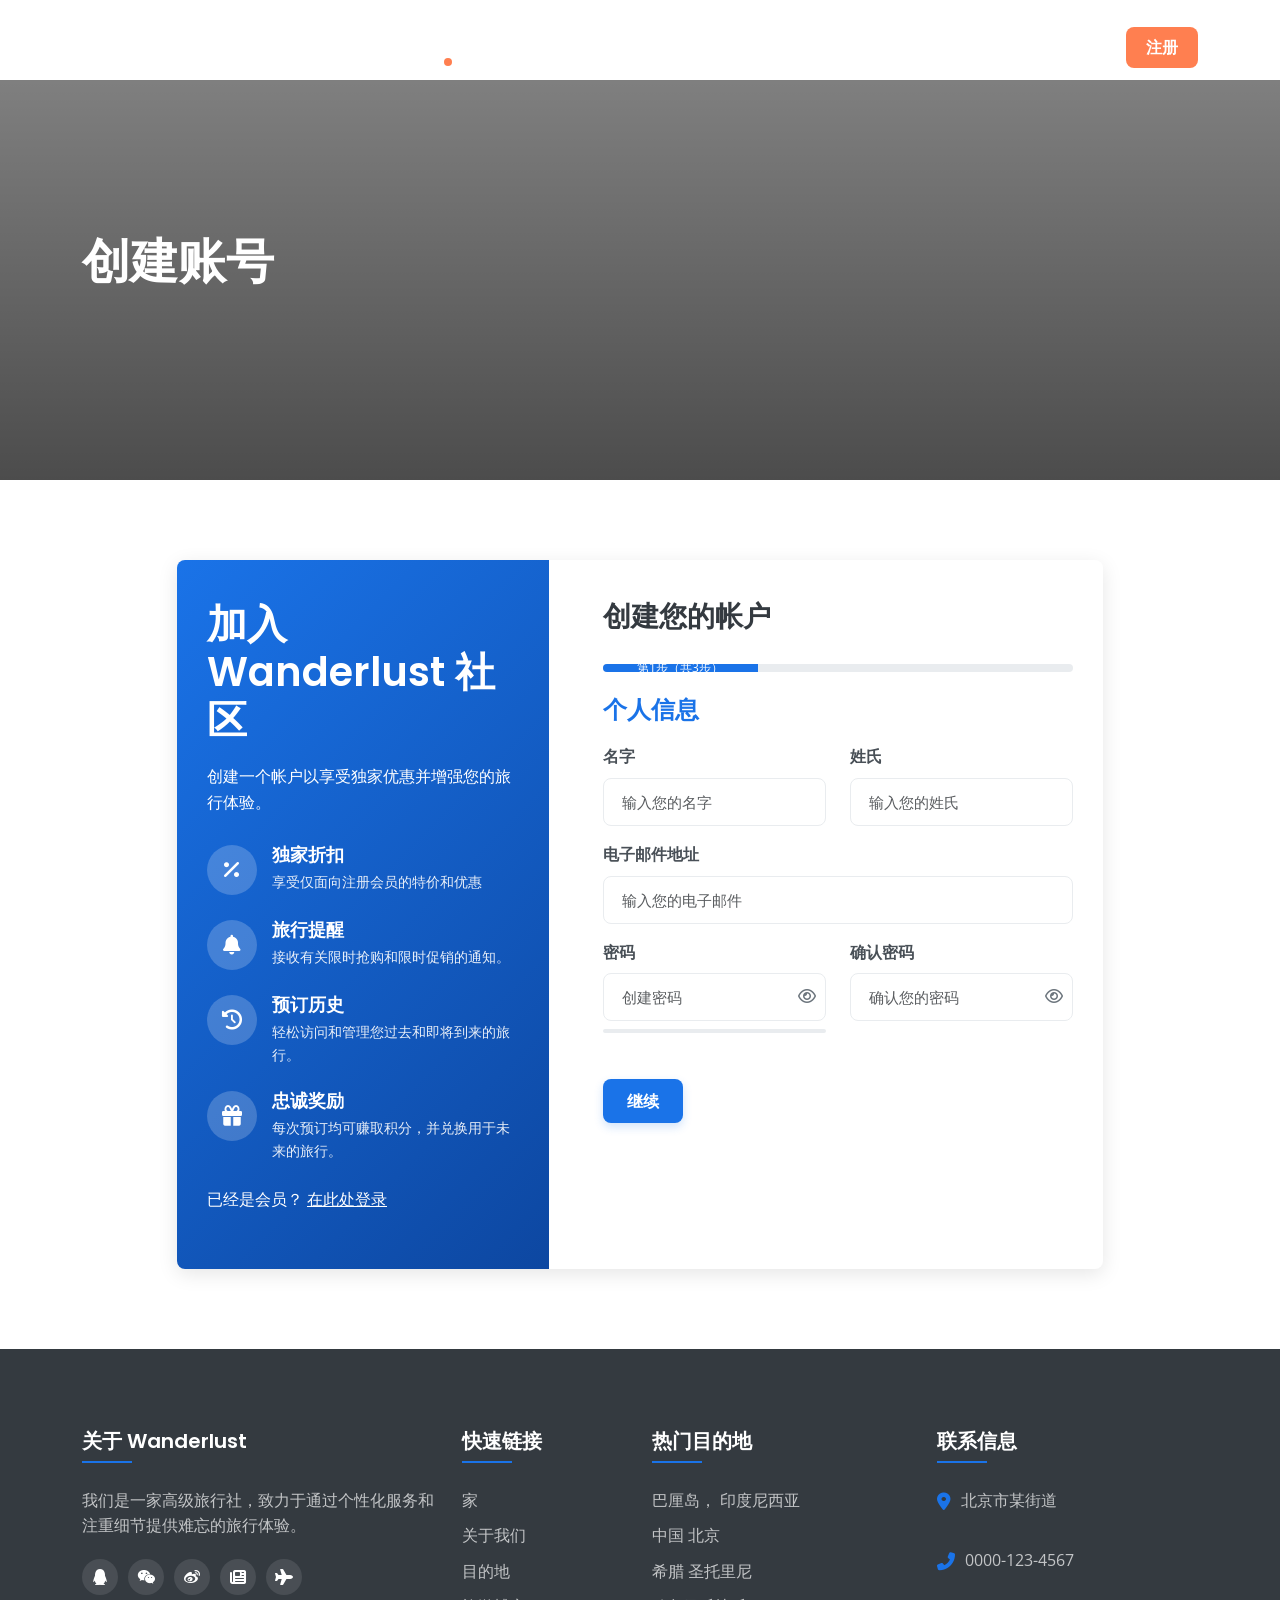
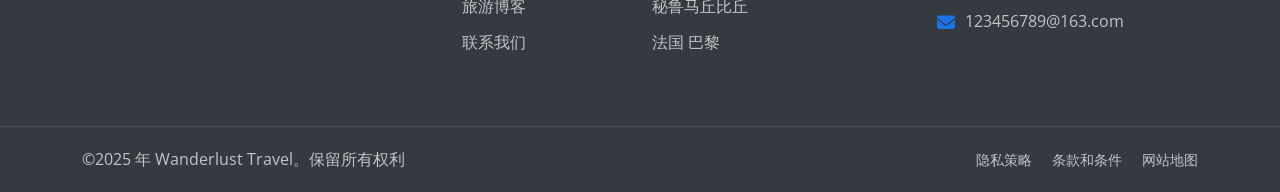
<file: register.html>
<!DOCTYPE html>
<html lang="en">
<head>
  <meta charset="UTF-8">
  <meta name="viewport" content="width=device-width, initial-scale=1.0">
  <title>注册</title>
  <link rel="stylesheet" href="https://cdn.jsdelivr.net/npm/bootstrap@5.3.2/dist/css/bootstrap.min.css">
  <link rel="stylesheet" href="https://cdnjs.cloudflare.com/ajax/libs/font-awesome/6.5.1/css/all.min.css">
  <link href="https://fonts.googleapis.com/css2?family=Open+Sans:wght@400;600&family=Poppins:wght@500;600;700&display=swap" rel="stylesheet">
  <link rel="stylesheet" href="css/styles.css">
  <link rel="stylesheet" href="css/components.css">
</head>
<body>
  <!-- Header -->
  <header id="header" class="header-transparent fixed-top">
    <nav class="navbar navbar-expand-lg navbar-dark">
      <div class="container">
        <a class="navbar-brand" href="index.html">
          <span class="logo-text">Wanderlust Travel旅行社</span>
        </a>
        <button class="navbar-toggler" type="button" data-bs-toggle="collapse" data-bs-target="#navbarNav" aria-controls="navbarNav" aria-expanded="false" aria-label="Toggle navigation">
          <span class="navbar-toggler-icon"></span>
        </button>
        <div class="collapse navbar-collapse" id="navbarNav">
          <ul class="navbar-nav ms-auto">
            <li class="nav-item">
              <a class="nav-link" href="index.html">主页</a>
            </li>
            <li class="nav-item">
              <a class="nav-link" href="about.html">关于我们</a>
            </li>
            <li class="nav-item">
              <a class="nav-link" href="news.html">新闻</a>
            </li>
            <li class="nav-item">
              <a class="nav-link current" href="cases.html">成功案例</a>
            </li>
            <li class="nav-item">
              <a class="nav-link" href="contact.html">联系</a>
            </li>
            <li class="nav-item">
              <a class="nav-link btn-register" href="register.html">注册</a>
            </li>
          </ul>
        </div>
      </div>
    </nav>
  </header>

  <!-- Page Header -->
  <section class="page-header" style="background-image: url('https://images.pexels.com/photos/1051073/pexels-photo-1051073.jpeg?auto=compress&cs=tinysrgb&w=1260&h=750')">
    <div class="overlay"></div>
    <div class="container">
      <div class="row">
        <div class="col-md-12">
          <h1>创建账号</h1>
          <nav aria-label="breadcrumb">
            <ol class="breadcrumb">
              <li class="breadcrumb-item"><a href="index.html">主页</a></li>
              <li class="breadcrumb-item active" aria-current="page">注册</li>
            </ol>
          </nav>
        </div>
      </div>
    </div>
  </section>

  <!-- Registration Section -->
  <section id="registration" class="section-padding">
    <div class="container">
      <div class="row justify-content-center">
        <div class="col-lg-10">
          <div class="registration-container">
            <div class="row">
              <div class="col-md-5">
                <div class="registration-info">
                  <h2>加入 Wanderlust 社区</h2>
                  <p>创建一个帐户以享受独家优惠并增强您的旅行体验。</p>
                  <div class="benefits-list">
                    <div class="benefit-item">
                      <div class="benefit-icon">
                        <i class="fas fa-percentage"></i>
                      </div>
                      <div class="benefit-content">
                        <h4>独家折扣</h4>
                        <p>享受仅面向注册会员的特价和优惠</p>
                      </div>
                    </div>
                    <div class="benefit-item">
                      <div class="benefit-icon">
                        <i class="fas fa-bell"></i>
                      </div>
                      <div class="benefit-content">
                        <h4>旅行提醒</h4>
                        <p>接收有关限时抢购和限时促销的通知。</p>
                      </div>
                    </div>
                    <div class="benefit-item">
                      <div class="benefit-icon">
                        <i class="fas fa-history"></i>
                      </div>
                      <div class="benefit-content">
                        <h4>预订历史</h4>
                        <p>轻松访问和管理您过去和即将到来的旅行。</p>
                      </div>
                    </div>
                    <div class="benefit-item">
                      <div class="benefit-icon">
                        <i class="fas fa-gift"></i>
                      </div>
                      <div class="benefit-content">
                        <h4>忠诚奖励</h4>
                        <p>每次预订均可赚取积分，并兑换用于未来的旅行。</p>
                      </div>
                    </div>
                  </div>
                  <div class="member-login mt-4">
                    <p>已经是会员？ <a href="#" data-bs-toggle="modal" data-bs-target="#loginModal">在此处登录</a></p>
                  </div>
                </div>
              </div>
              <div class="col-md-7">
                <div class="registration-form-container">
                  <h3>创建您的帐户</h3>
                  <form id="registrationForm" class="registration-form">
                    <div class="progress mb-4">
                      <div class="progress-bar" role="progressbar" style="width: 33%;" aria-valuenow="33" aria-valuemin="0" aria-valuemax="100">第1步（共3步）</div>
                    </div>
                    
                    <!-- Step 1: Personal Information -->
                    <div class="form-step active" id="step1">
                      <h4>个人信息</h4>
                      <div class="row">
                        <div class="col-md-6">
                          <div class="mb-3">
                            <label for="firstName" class="form-label">名字</label>
                            <input type="text" class="form-control" id="firstName" placeholder="输入您的名字" required>
                          </div>
                        </div>
                        <div class="col-md-6">
                          <div class="mb-3">
                            <label for="lastName" class="form-label">姓氏</label>
                            <input type="text" class="form-control" id="lastName" placeholder="输入您的姓氏" required>
                          </div>
                        </div>
                      </div>
                      <div class="mb-3">
                        <label for="email" class="form-label">电子邮件地址</label>
                        <input type="email" class="form-control" id="email" placeholder="输入您的电子邮件" required>
                      </div>
                      <div class="row">
                        <div class="col-md-6">
                          <div class="mb-3">
                            <label for="password" class="form-label">密码</label>
                            <div class="password-field">
                              <input type="password" class="form-control" id="password" placeholder="创建密码" required>
                              <span class="password-toggle"><i class="far fa-eye"></i></span>
                            </div>
                            <div class="password-strength mt-2">
                              <div class="strength-meter">
                                <div class="strength-meter-fill" data-strength="0"></div>
                              </div>
                              <div class="strength-text"></div>
                            </div>
                          </div>
                        </div>
                        <div class="col-md-6">
                          <div class="mb-3">
                            <label for="confirmPassword" class="form-label">确认密码</label>
                            <div class="password-field">
                              <input type="password" class="form-control" id="confirmPassword" placeholder="确认您的密码" required>
                              <span class="password-toggle"><i class="far fa-eye"></i></span>
                            </div>
                          </div>
                        </div>
                      </div>
                      <div class="form-navigation">
                        <button type="button" class="btn btn-primary next-step">继续</button>
                      </div>
                    </div>
                    
                    <!-- Step 2: Contact Information -->
                    <div class="form-step" id="step2">
                      <h4>联系信息</h4>
                      <div class="mb-3">
                        <label for="phone" class="form-label">电话号码</label>
                        <input type="tel" class="form-control" id="phone" placeholder="输入您的电话号码" required>
                      </div>
                      <div class="mb-3">
                        <label for="address" class="form-label">地址</label>
                        <input type="text" class="form-control" id="address" placeholder="输入您的地址" required>
                      </div>
                      <div class="row">
                        <div class="col-md-6">
                          <div class="mb-3">
                            <label for="city" class="form-label">城市</label>
                            <input type="text" class="form-control" id="city" placeholder="输入您的城市" required>
                          </div>
                        </div>
                        <div class="col-md-6">
                          <div class="mb-3">
                            <label for="zipCode" class="form-label">邮政编码</label>
                            <input type="text" class="form-control" id="zipCode" placeholder="输入邮政编码" required>
                          </div>
                        </div>
                      </div>
                      <div class="mb-3">
                        <label for="country" class="form-label">国家</label>
                        <select class="form-select" id="country" required>
                          <option value="" selected disabled>选择您的国家</option>
                          <option value="US">美国</option>
                          <option value="CA">加拿大</option>
                          <option value="UK">英国</option>
                          <option value="AU">澳大利亚</option>
                          <option value="FR">法国</option>
                          <option value="DE">德国</option>
                          <option value="CHAN">中国</option>
                          <option value="Other">其他</option>
                        </select>
                      </div>
                      <div class="form-navigation">
                        <button type="button" class="btn btn-secondary prev-step">返回</button>
                        <button type="button" class="btn btn-primary next-step">继续</button>
                      </div>
                    </div>
                    
                    <!-- Step 3: Travel Preferences -->
                    <div class="form-step" id="step3">
                      <h4>旅行偏好</h4>
                      <div class="mb-3">
                        <label class="form-label">旅行兴趣 （选择所有适用项）</label>
                        <div class="row travel-interests">
                          <div class="col-md-6">
                            <div class="form-check">
                              <input class="form-check-input" type="checkbox" id="beach" name="interests" value="beach">
                              <label class="form-check-label" for="beach">海滩度假</label>
                            </div>
                            <div class="form-check">
                              <input class="form-check-input" type="checkbox" id="adventure" name="interests" value="adventure">
                              <label class="form-check-label" for="adventure">探险旅行</label>
                            </div>
                            <div class="form-check">
                              <input class="form-check-input" type="checkbox" id="cultural" name="interests" value="cultural">
                              <label class="form-check-label" for="cultural">文化体验</label>
                            </div>
                            <div class="form-check">
                              <input class="form-check-input" type="checkbox" id="culinary" name="interests" value="culinary">
                              <label class="form-check-label" for="culinary">美食之旅</label>
                            </div>
                          </div>
                          <div class="col-md-6">
                            <div class="form-check">
                              <input class="form-check-input" type="checkbox" id="luxury" name="interests" value="luxury">
                              <label class="form-check-label" for="luxury">豪华旅行</label>
                            </div>
                            <div class="form-check">
                              <input class="form-check-input" type="checkbox" id="ecotourism" name="interests" value="ecotourism">
                              <label class="form-check-label" for="ecotourism">生态旅游</label>
                            </div>
                            <div class="form-check">
                              <input class="form-check-input" type="checkbox" id="family" name="interests" value="family">
                              <label class="form-check-label" for="family">家庭度假</label>
                            </div>
                            <div class="form-check">
                              <input class="form-check-input" type="checkbox" id="urban" name="interests" value="urban">
                              <label class="form-check-label" for="urban">城市探索</label>
                            </div>
                          </div>
                        </div>
                      </div>
                      <div class="mb-3">
                        <label class="form-label">首选旅行季节</label>
                        <div class="row">
                          <div class="col-md-6">
                            <div class="form-check">
                              <input class="form-check-input" type="radio" name="season" id="spring" value="spring">
                              <label class="form-check-label" for="spring">春天</label>
                            </div>
                            <div class="form-check">
                              <input class="form-check-input" type="radio" name="season" id="summer" value="summer">
                              <label class="form-check-label" for="summer">夏天</label>
                            </div>
                          </div>
                          <div class="col-md-6">
                            <div class="form-check">
                              <input class="form-check-input" type="radio" name="season" id="fall" value="fall">
                              <label class="form-check-label" for="fall">秋天</label>
                            </div>
                            <div class="form-check">
                              <input class="form-check-input" type="radio" name="season" id="winter" value="winter">
                              <label class="form-check-label" for="winter">冬天</label>
                            </div>
                          </div>
                        </div>
                      </div>
                      <div class="mb-3">
                        <label for="budget" class="form-label">平均旅行预算</label>
                        <select class="form-select" id="budget">
                          <option value="" selected disabled>选择您的预算范围</option>
                          <option value="economy">经济 ($1,000 - $2,500)</option>
                          <option value="standard">标准 ($2,500 - $5,000)</option>
                          <option value="premium">高级 ($5,000 - $10,000)</option>
                          <option value="luxury">奢侈 ($10,000+)</option>
                        </select>
                      </div>
                      <div class="mb-3">
                        <label for="hearAbout" class="form-label">您是如何得知我们的？</label>
                        <select class="form-select" id="hearAbout">
                          <option value="" selected disabled>选择一个选项</option>
                          <option value="search">搜索引擎</option>
                          <option value="social">社交媒体</option>
                          <option value="friend">朋友/家人推荐</option>
                          <option value="ad">广告</option>
                          <option value="blog">旅游杂志</option>
                          <option value="other">其他</option>
                        </select>
                      </div>
                      <div class="mb-3 form-check">
                        <input type="checkbox" class="form-check-input" id="newsletter" checked>
                        <label class="form-check-label" for="newsletter">订阅我们的时事通讯，了解旅行提示和独家优惠</label>
                      </div>
                      <div class="mb-3 form-check">
                        <input type="checkbox" class="form-check-input" id="terms" required>
                        <label class="form-check-label" for="terms">我同意  <a href="#" data-bs-toggle="modal" data-bs-target="#termsModal">条款和条件</a> and <a href="#" data-bs-toggle="modal" data-bs-target="#privacyModal">隐私政策</a></label>
                      </div>
                      <div class="form-navigation">
                        <button type="button" class="btn btn-secondary prev-step">返回</button>
                        <button type="submit" class="btn btn-primary">完成注册</button>
                      </div>
                    </div>
                  </form>
                  <div id="registrationSuccess" class="registration-success text-center" style="display: none;">
                    <div class="success-icon">
                      <i class="fas fa-check-circle"></i>
                    </div>
                    <h3>注册成功!</h3>
                    <p>感谢您加入 Wanderlust 社区。我们已向您的收件箱发送了一封确认电子邮件。</p>
                    <div class="mt-4">
                      <a href="index.html" class="btn btn-primary">返回首页</a>
                    </div>
                  </div>
                </div>
              </div>
            </div>
          </div>
        </div>
      </div>
    </div>
  </section>

  <!-- Login Modal -->
  <div class="modal fade" id="loginModal" tabindex="-1" aria-labelledby="loginModalLabel" aria-hidden="true">
    <div class="modal-dialog modal-dialog-centered">
      <div class="modal-content">
        <div class="modal-header">
          <h5 class="modal-title" id="loginModalLabel">会员登录</h5>
          <button type="button" class="btn-close" data-bs-dismiss="modal" aria-label="Close"></button>
        </div>
        <div class="modal-body">
          <form id="loginForm">
            <div class="mb-3">
              <label for="loginEmail" class="form-label">邮箱地址</label>
              <input type="email" class="form-control" id="loginEmail" placeholder="输入您的邮箱" required>
            </div>
            <div class="mb-3">
              <label for="loginPassword" class="form-label">密码</label>
              <div class="password-field">
                <input type="password" class="form-control" id="loginPassword" placeholder="输入您的密码" required>
                <span class="password-toggle"><i class="far fa-eye"></i></span>
              </div>
            </div>
            <div class="mb-3 form-check">
              <input type="checkbox" class="form-check-input" id="rememberMe">
              <label class="form-check-label" for="rememberMe">记住我</label>
            </div>
            <button type="submit" class="btn btn-primary w-100">登录</button>
          </form>
          <div class="mt-3 text-center">
            <a href="#" class="forgot-password">忘记您的密码</a>
          </div>
        </div>
        <div class="modal-footer justify-content-center">
          <p class="mb-0">没有账户 <a href="register.html" class="text-primary">现在注册</a></p>
        </div>
      </div>
    </div>
  </div>

  <!-- Terms and Conditions Modal -->
  <div class="modal fade" id="termsModal" tabindex="-1" aria-labelledby="termsModalLabel" aria-hidden="true">
    <div class="modal-dialog modal-dialog-scrollable">
      <div class="modal-content">
        <div class="modal-header">
          <h5 class="modal-title" id="termsModalLabel">条款与细则</h5>
          <button type="button" class="btn-close" data-bs-dismiss="modal" aria-label="Close"></button>
        </div>
        <div class="modal-body">
          <h4>1. 接受条款</h4>
          <p>访问和使用 Wanderlust Travel 网站和服务，即表示您同意受这些条款和条件的约束。如果您不同意这些条款的任何部分，则不得使用我们的服务。</p>
          
          <h4>2. 账户注册</h4>
          <p>注册帐户时，您同意提供准确和完整的信息。您有责任维护您账户凭证的机密性以及您账户下发生的所有活动。</p>
          
          <h4>3. 预定与付款</h4>
          <p>所有预订均需视供应情况而定并需确认。付款条件因套餐和目的地而异。预订过程中将提供完整的付款详情。</p>
          
          <h4>4. 取消政策</h4>
          <p>取消政策因套餐和目的地而异。请参阅预订时提供的具体条款。我们强烈建议您购买旅行保险，以防止意外取消。</p>
          
          <h4>5. 责任</h4>
          <p>Wanderlust Travel 充当旅行者与服务提供商（如酒店、交通、旅行社等）之间的中介。虽然我们会精心挑选合作伙伴，但我们对他们的行为或疏忽不承担责任。</p>
          
          <h4>6. 旅行证件</h4>
          <p>旅客有责任确保他们持有目的地国家/地区要求的有效旅行证件，包括护照、签证和健康证明。</p>
          
          <h4>7. 隐私</h4>
          <p>您的个人信息受我们的隐私政策的约束。使用我们的服务，即表示您同意按照我们的隐私政策中详细说明收集和使用信息。</p>
          
          <h4>8. 条款的修改</h4>
          <p>Wanderlust Travel 保留随时修改这些条款和条件的权利。更改将在我们的网站上发布后立即生效。</p>
        </div>
        <div class="modal-footer">
          <button type="button" class="btn btn-primary" data-bs-dismiss="modal">我理解</button>
        </div>
      </div>
    </div>
  </div>

  <!-- Footer -->
  <footer class="footer">
    <div class="footer-top">
      <div class="container">
        <div class="row">
          <div class="col-lg-4 col-md-6">
            <div class="footer-widget">
              <h3>关于 Wanderlust</h3>
              <p>我们是一家高级旅行社，致力于通过个性化服务和注重细节提供难忘的旅行体验。</p>
              <div class="social-links">
                <a href="#"><i class="fab fa-qq"></i></a>
                <a href="#"><i class="fab fa-weixin"></i></a>
                <a href="#"><i class="fab fa-weibo"></i></a>
                <a href="#"><i class="fas fa-newspaper"></i></a>
                <a href="#"><i class="fas fa-plane"></i></a>
              </div>
            </div>
          </div>
          <div class="col-lg-2 col-md-6">
            <div class="footer-widget">
              <h3>快速链接</h3>
              <ul class="footer-links">
                <li><a href="index.html">家</a></li>
                <li><a href="about.html">关于我们</a></li>
                <li><a href="cases.html">目的地</a></li>
                <li><a href="news.html">旅游博客</a></li>
                <li><a href="contact.html">联系我们</a></li>
              </ul>
            </div>
          </div>
          <div class="col-lg-3 col-md-6">
            <div class="footer-widget">
              <h3>热门目的地</h3>
              <ul class="footer-links">
                <li><a href="#">巴厘岛， 印度尼西亚</a></li>
                <li><a href="#">中国 北京</a></li>
                <li><a href="#">希腊 圣托里尼</a></li>
                <li><a href="#">秘鲁马丘比丘</a></li>
                <li><a href="#">法国 巴黎</a></li>
              </ul>
            </div>
          </div>
          <div class="col-lg-3 col-md-6">
            <div class="footer-widget">
              <h3>联系信息</h3>
              <ul class="contact-info">
                <li>
                  <i class="fas fa-map-marker-alt"></i>
                  <p>北京市某街道</p>
                </li>
                <li>
                  <i class="fas fa-phone-alt"></i>
                  <p>0000-123-4567</p>
                </li>
                <li>
                  <i class="fas fa-envelope"></i>
                  <p>123456789@163.com</p>
                </li>
              </ul>
            </div>
          </div>
        </div>
      </div>
    </div>
    <div class="footer-bottom">
      <div class="container">
        <div class="row">
          <div class="col-md-6">
            <p>&copy;2025 年 Wanderlust Travel。保留所有权利</p>
          </div>
          <div class="col-md-6">
            <ul class="footer-bottom-links">
              <li><a href="#">隐私策略</a></li>
              <li><a href="#">条款和条件</a></li>
              <li><a href="#">网站地图</a></li>
            </ul>
          </div>
        </div>
      </div>
    </div>
  </footer>

  <!-- Back to Top -->
  <a href="#" class="back-to-top"><i class="fas fa-arrow-up"></i></a>

  <!-- Scripts -->
 <script src="https://cdn.jsdelivr.net/npm/bootstrap@5.3.2/dist/js/bootstrap.bundle.min.js"></script>
 <script src="https://code.jquery.com/jquery-3.7.1.min.js"></script>
  <script src="js/main.js"></script>
  <script src="js/animations.js"></script>
  <script src="js/validation.js"></script>
  <script src="js/registration.js"></script>
</body>
</html>
</file>
<file: css/styles.css>
:root {
  --primary-color: #1A73E8;
  --primary-light: #4E92F0;
  --primary-dark: #0D47A1;
  --secondary-color: #20B2AA;
  --secondary-light: #5ED1C9;
  --secondary-dark: #178F89;
  --accent-color: #FF7F50;
  --accent-light: #FF9E7C;
  --accent-dark: #E55A28;
  --success-color: #28A745;
  --warning-color: #FFC107;
  --error-color: #DC3545;
  --dark-color: #343A40;
  --light-color: #F8F9FA;
  --gray-color: #6C757D;
  --gray-light: #E9ECEF;
  --gray-dark: #495057;
  --font-primary: 'Poppins', sans-serif;
  --font-secondary: 'Open Sans', sans-serif;
  --transition: all 0.3s ease-in-out;
  --box-shadow: 0 5px 20px rgba(0, 0, 0, 0.1);
  --border-radius: 8px;
}

html {
  scroll-behavior: smooth;
}

body {
  font-family: var(--font-secondary);
  font-size: 16px;
  line-height: 1.6;
  color: var(--dark-color);
  background-color: #fff;
  overflow-x: hidden;
}

h1, h2, h3, h4, h5, h6 {
  font-family: var(--font-primary);
  font-weight: 600;
  margin-bottom: 1rem;
  color: var(--dark-color);
  line-height: 1.2;
}

h1 {
  font-size: 3rem;
}

h2 {
  font-size: 2.5rem;
}

h3 {
  font-size: 1.75rem;
}

h4 {
  font-size: 1.5rem;
}

h5 {
  font-size: 1.25rem;
}

h6 {
  font-size: 1rem;
}

p {
  margin-bottom: 1rem;
}

a {
  color: var(--primary-color);
  text-decoration: none;
  transition: var(--transition);
}

a:hover {
  color: var(--primary-dark);
  text-decoration: none;
}

img {
  max-width: 100%;
  height: auto;
}

.section-padding {
  padding: 80px 0;
}

.bg-light {
  background-color: var(--gray-light) !important;
}

.bg-primary {
  background-color: var(--primary-color) !important;
}

.text-primary {
  color: var(--primary-color) !important;
}

.btn {
  font-weight: 600;
  padding: 10px 24px;
  border-radius: var(--border-radius);
  transition: var(--transition);
  border: none;
}

.btn-primary {
  background-color: var(--primary-color);
  border-color: var(--primary-color);
}

.btn-primary:hover,
.btn-primary:focus {
  background-color: var(--primary-dark);
  border-color: var(--primary-dark);
  box-shadow: 0 0 0 0.25rem rgba(26, 115, 232, 0.25);
}

.btn-light {
  background-color: var(--light-color);
  color: var(--primary-color);
}

.btn-light:hover {
  background-color: #fff;
  color: var(--primary-dark);
}

.btn-outline-primary {
  border: 2px solid var(--primary-color);
  color: var(--primary-color);
}

.btn-outline-primary:hover {
  background-color: var(--primary-color);
  color: #fff;
}

.section-header {
  margin-bottom: 50px;
}

.section-header h2 {
  font-weight: 700;
  position: relative;
  margin-bottom: 15px;
}

.section-header p {
  font-size: 18px;
  color: var(--gray-color);
}

@media (max-width: 767px) {
  h1 {
    font-size: 2.2rem;
  }
  
  h2 {
    font-size: 1.8rem;
  }
  
  .section-padding {
    padding: 60px 0;
  }
  
  .section-header {
    margin-bottom: 30px;
  }
}

.header-transparent {
  background-color: transparent;
  transition: var(--transition);
}

.header-transparent.scrolled {
  background-color: rgba(26, 115, 232, 0.95);
  box-shadow: 0 2px 10px rgba(0, 0, 0, 0.1);
}

.navbar {
  padding: 20px 0;
  transition: var(--transition);
}

.navbar.scrolled {
  padding: 15px 0;
}

.navbar-brand {
  font-family: var(--font-primary);
  font-weight: 700;
  font-size: 28px;
  color: #fff;
}

.logo-text {
  position: relative;
}

.logo-text:after {
  content: '';
  display: block;
  width: 8px;
  height: 8px;
  background-color: var(--accent-color);
  border-radius: 50%;
  position: absolute;
  bottom: 0;
  right: -12px;
}

.navbar-dark .navbar-nav .nav-link {
  color: rgba(255, 255, 255, 0.8);
  font-weight: 600;
  padding: 8px 15px;
  font-size: 16px;
  transition: var(--transition);
}

.navbar-dark .navbar-nav .nav-link:hover,
.navbar-dark .navbar-nav .nav-link:focus,
.navbar-dark .navbar-nav .nav-link.active {
  color: #fff;
}

.btn-register {
  background-color: var(--accent-color);
  color: #fff !important;
  border-radius: var(--border-radius);
  padding: 8px 20px !important;
  margin-left: 10px;
}

.btn-register:hover,
.btn-register:focus,
.btn-register.active {
  background-color: var(--accent-dark);
  color: #fff !important;
}

@media (max-width: 991px) {
  .navbar-collapse {
    background-color: var(--primary-color);
    padding: 20px;
    margin-top: 15px;
    border-radius: var(--border-radius);
  }
  
  .navbar-dark .navbar-nav .nav-link {
    padding: 10px 0;
  }
  
  .btn-register {
    display: inline-block;
    margin-top: 10px;
    margin-left: 0;
  }
}

.hero-section {
  position: relative;
  height: 100vh;
  min-height: 600px;
  display: flex;
  align-items: center;
  overflow: hidden;
}

.hero-slider {
  position: absolute;
  top: 0;
  left: 0;
  width: 100%;
  height: 100%;
}

.hero-slide {
  position: absolute;
  top: 0;
  left: 0;
  width: 100%;
  height: 100%;
  background-size: cover;
  background-position: center;
  opacity: 0;
  transition: opacity 1s ease;
}

.hero-slide.active {
  opacity: 1;
}

.overlay {
  position: absolute;
  top: 0;
  left: 0;
  width: 100%;
  height: 100%;
  background: linear-gradient(to bottom, rgba(0, 0, 0, 0.5), rgba(0, 0, 0, 0.7));
}

.hero-content {
  position: relative;
  z-index: 1;
  color: #fff;
  text-align: center;
  max-width: 800px;
  margin: 0 auto;
  padding-top: 100px;
}

.hero-content h1 {
  font-size: 4rem;
  font-weight: 700;
  margin-bottom: 20px;
  color: #fff;
  opacity: 0;
  transform: translateY(20px);
  transition: opacity 0.8s ease, transform 0.8s ease;
}

.hero-content p {
  font-size: 1.25rem;
  margin-bottom: 30px;
  opacity: 0;
  transform: translateY(20px);
  transition: opacity 0.8s ease 0.2s, transform 0.8s ease 0.2s;
}

.hero-content .btn {
  opacity: 0;
  transform: translateY(20px);
  transition: opacity 0.8s ease 0.4s, transform 0.8s ease 0.4s;
}

.hero-content .fade-in {
  opacity: 1;
  transform: translateY(0);
}

.hero-search-box {
  position: absolute;
  bottom: -35px;
  left: 0;
  right: 0;
  z-index: 2;
}

.search-form {
  background-color: #fff;
  padding: 30px;
  border-radius: var(--border-radius);
  box-shadow: var(--box-shadow);
}

@media (max-width: 991px) {
  .hero-section {
    height: 80vh;
  }
  
  .hero-content h1 {
    font-size: 3rem;
  }
  
  .hero-search-box {
    position: relative;
    bottom: 0;
    margin-top: -70px;
  }
  
  .search-form {
    padding: 20px;
  }
}

@media (max-width: 767px) {
  .hero-section {
    height: 70vh;
  }
  
  .hero-content h1 {
    font-size: 2.2rem;
  }
  
  .hero-content p {
    font-size: 1rem;
  }
  
  .hero-search-box {
    margin-top: -30px;
  }
  
  .search-form .row > div {
    margin-bottom: 15px;
  }
}

.page-header {
  position: relative;
  height: 400px;
  background-size: cover;
  background-position: center;
  display: flex;
  align-items: center;
  margin-top: 80px;
}

.page-header .overlay {
  background: linear-gradient(to bottom, rgba(0, 0, 0, 0.5), rgba(0, 0, 0, 0.7));
}

.page-header h1 {
  color: #fff;
  margin-bottom: 10px;
  position: relative;
}

.breadcrumb {
  background-color: transparent;
  padding: 0;
  margin: 0;
}

.breadcrumb-item a {
  color: #fff;
}

.breadcrumb-item.active {
  color: rgba(255, 255, 255, 0.7);
}

.breadcrumb-item + .breadcrumb-item::before {
  color: rgba(255, 255, 255, 0.7);
}

@media (max-width: 767px) {
  .page-header {
    height: 300px;
  }
}

.destination-filters {
  display: flex;
  justify-content: center;
  margin-bottom: 30px;
  flex-wrap: wrap;
}

.filter-btn {
  background-color: transparent;
  border: none;
  color: var(--gray-color);
  font-weight: 600;
  padding: 8px 20px;
  margin: 0 5px 10px;
  border-radius: 30px;
  cursor: pointer;
  transition: var(--transition);
}

.filter-btn:hover,
.filter-btn.active {
  background-color: var(--primary-color);
  color: #fff;
}

.destination-card {
  border-radius: var(--border-radius);
  overflow: hidden;
  box-shadow: var(--box-shadow);
  margin-bottom: 30px;
  background-color: #fff;
  transition: var(--transition);
}

.destination-card:hover {
  transform: translateY(-10px);
  box-shadow: 0 10px 25px rgba(0, 0, 0, 0.15);
}

.destination-image {
  position: relative;
  height: 250px;
  overflow: hidden;
}

.destination-image img {
  width: 100%;
  height: 100%;
  object-fit: cover;
  transition: transform 0.5s ease;
}

.destination-card:hover .destination-image img {
  transform: scale(1.1);
}

.destination-overlay {
  position: absolute;
  top: 0;
  left: 0;
  width: 100%;
  height: 100%;
  background: linear-gradient(to bottom, rgba(0, 0, 0, 0), rgba(0, 0, 0, 0.5));
  display: flex;
  align-items: flex-end;
  padding: 20px;
}

.destination-price {
  background-color: var(--accent-color);
  color: #fff;
  font-weight: 600;
  padding: 5px 15px;
  border-radius: 20px;
  font-size: 14px;
}

.destination-content {
  padding: 20px;
}

.rating {
  margin-bottom: 10px;
}

.rating i {
  color: var(--warning-color);
  font-size: 14px;
}

.rating span {
  font-size: 14px;
  color: var(--gray-color);
  margin-left: 5px;
}

.destination-content h3 {
  font-size: 1.25rem;
  margin-bottom: 10px;
}

.destination-content p {
  font-size: 14px;
  color: var(--gray-color);
  margin-bottom: 15px;
}

.destination-meta {
  display: flex;
  justify-content: space-between;
  margin-bottom: 15px;
  font-size: 14px;
  color: var(--gray-dark);
}

.destination-meta span i {
  color: var(--primary-color);
  margin-right: 5px;
}


.feature-box {
  text-align: center;
  padding: 30px 20px;
  border-radius: var(--border-radius);
  background-color: #fff;
  box-shadow: var(--box-shadow);
  margin-bottom: 30px;
  transition: var(--transition);
}

.feature-box:hover {
  transform: translateY(-10px);
  box-shadow: 0 10px 25px rgba(0, 0, 0, 0.15);
}

.feature-icon {
  width: 70px;
  height: 70px;
  margin: 0 auto 20px;
  display: flex;
  align-items: center;
  justify-content: center;
  background-color: rgba(26, 115, 232, 0.1);
  border-radius: 50%;
  transition: var(--transition);
}

.feature-box:hover .feature-icon {
  background-color: var(--primary-color);
}

.feature-icon i {
  font-size: 30px;
  color: var(--primary-color);
  transition: var(--transition);
}

.feature-box:hover .feature-icon i {
  color: #fff;
}

.feature-box h3 {
  font-size: 1.25rem;
  margin-bottom: 15px;
}

.feature-box p {
  font-size: 15px;
  color: var(--gray-color);
  margin-bottom: 0;
}

.testimonial-slider {
  position: relative;
  max-width: 800px;
  margin: 0 auto;
}

.testimonial-item {
  display: none;
}

.testimonial-item.active {
  display: block;
  animation: fadeIn 0.5s ease;
}

@keyframes fadeIn {
  from { opacity: 0; }
  to { opacity: 1; }
}

.testimonial-content {
  text-align: center;
  background-color: #fff;
  padding: 40px;
  border-radius: var(--border-radius);
  box-shadow: var(--box-shadow);
  position: relative;
}

.testimonial-image {
  width: 100px;
  height: 100px;
  border-radius: 50%;
  overflow: hidden;
  margin: 0 auto 20px;
  border: 5px solid var(--gray-light);
}

.testimonial-image img {
  width: 100%;
  height: 100%;
  object-fit: cover;
}

.testimonial-content .rating {
  margin-bottom: 20px;
}

.testimonial-content p {
  font-style: italic;
  color: var(--gray-dark);
  margin-bottom: 20px;
}

.testimonial-content h4 {
  font-size: 1.25rem;
  margin-bottom: 5px;
}

.testimonial-content span {
  color: var(--gray-color);
  font-size: 14px;
}

.testimonial-controls {
  display: flex;
  align-items: center;
  justify-content: center;
  margin-top: 30px;
}

.testimonial-prev,
.testimonial-next {
  background-color: var(--primary-color);
  color: #fff;
  width: 40px;
  height: 40px;
  border-radius: 50%;
  border: none;
  display: flex;
  align-items: center;
  justify-content: center;
  cursor: pointer;
  transition: var(--transition);
}

.testimonial-prev:hover,
.testimonial-next:hover {
  background-color: var(--primary-dark);
}

.testimonial-dots {
  display: flex;
  margin: 0 20px;
}

.dot {
  width: 10px;
  height: 10px;
  border-radius: 50%;
  background-color: var(--gray-light);
  margin: 0 5px;
  cursor: pointer;
  transition: var(--transition);
}

.dot.active {
  background-color: var(--primary-color);
  width: 25px;
  border-radius: 10px;
}

.newsletter-content h2 {
  color: #fff;
  margin-bottom: 10px;
}

.newsletter-content p {
  color: rgba(255, 255, 255, 0.8);
}

.newsletter-form .input-group {
  background-color: #fff;
  border-radius: var(--border-radius);
  overflow: hidden;
}

.newsletter-form .form-control {
  border: none;
  height: 50px;
  padding: 0 20px;
}

.newsletter-form .btn {
  border-radius: 0 var(--border-radius) var(--border-radius) 0;
  padding: 0 30px;
  height: 50px;
  background-color: var(--light-color);
  color: var(--primary-color);
  font-weight: 600;
}

.newsletter-form .btn:hover {
  background-color: var(--gray-light);
}

@media (max-width: 991px) {
  .newsletter-content {
    text-align: center;
    margin-bottom: 30px;
  }
}

.news-card {
  border-radius: var(--border-radius);
  overflow: hidden;
  box-shadow: var(--box-shadow);
  margin-bottom: 30px;
  background-color: #fff;
  transition: var(--transition);
}

.news-card:hover {
  transform: translateY(-10px);
  box-shadow: 0 10px 25px rgba(0, 0, 0, 0.15);
}

.news-image {
  position: relative;
  height: 220px;
  overflow: hidden;
}

.news-image img {
  width: 100%;
  height: 100%;
  object-fit: cover;
  transition: transform 0.5s ease;
}

.news-card:hover .news-image img {
  transform: scale(1.1);
}

.news-date {
  position: absolute;
  top: 20px;
  left: 20px;
  background-color: var(--primary-color);
  color: #fff;
  text-align: center;
  border-radius: var(--border-radius);
  padding: 10px;
  width: 60px;
}

.news-date .day {
  display: block;
  font-size: 20px;
  font-weight: 700;
  line-height: 1;
}

.news-date .month {
  display: block;
  font-size: 14px;
  margin-top: 3px;
}

.news-content {
  padding: 20px;
}

.news-category {
  display: inline-block;
  background-color: rgba(26, 115, 232, 0.1);
  color: var(--primary-color);
  font-size: 12px;
  font-weight: 600;
  padding: 5px 15px;
  border-radius: 20px;
  margin-bottom: 15px;
}

.news-content h3 {
  font-size: 1.25rem;
  margin-bottom: 10px;
}

.news-content h3 a {
  color: var(--dark-color);
  transition: var(--transition);
}

.news-content h3 a:hover {
  color: var(--primary-color);
}

.news-content p {
  font-size: 14px;
  color: var(--gray-color);
  margin-bottom: 15px;
}

.read-more {
  font-weight: 600;
  color: var(--primary-color);
  display: inline-block;
  transition: var(--transition);
}

.read-more i {
  margin-left: 5px;
  transition: var(--transition);
}

.read-more:hover {
  color: var(--primary-dark);
}

.read-more:hover i {
  transform: translateX(5px);
}

/*--------------------------------------------------------------
# Footer
--------------------------------------------------------------*/
.footer {
  background-color: var(--dark-color);
  color: rgba(255, 255, 255, 0.7);
}

.footer-top {
  padding: 80px 0 40px;
}

.footer-widget {
  margin-bottom: 30px;
}

.footer-widget h3 {
  color: #fff;
  font-size: 1.25rem;
  margin-bottom: 25px;
  position: relative;
  padding-bottom: 10px;
}

.footer-widget h3:after {
  content: '';
  position: absolute;
  left: 0;
  bottom: 0;
  width: 50px;
  height: 2px;
  background-color: var(--primary-color);
}

.footer-widget p {
  margin-bottom: 20px;
}

.social-links {
  display: flex;
  gap: 10px;
}

.social-links a {
  display: flex;
  align-items: center;
  justify-content: center;
  width: 36px;
  height: 36px;
  background-color: rgba(255, 255, 255, 0.1);
  border-radius: 50%;
  color: #fff;
  transition: var(--transition);
}

.social-links a:hover {
  background-color: var(--primary-color);
  color: #fff;
}

.footer-links {
  padding: 0;
  list-style: none;
}

.footer-links li {
  margin-bottom: 10px;
}

.footer-links li a {
  color: rgba(255, 255, 255, 0.7);
  transition: var(--transition);
}

.footer-links li a:hover {
  color: #fff;
  padding-left: 5px;
}

.contact-info {
  padding: 0;
  list-style: none;
}

.contact-info li {
  display: flex;
  margin-bottom: 15px;
}

.contact-info li i {
  color: var(--primary-color);
  font-size: 18px;
  margin-right: 10px;
  margin-top: 5px;
}

.footer-bottom {
  border-top: 1px solid rgba(255, 255, 255, 0.1);
  padding: 20px 0;
}

.footer-bottom p {
  margin-bottom: 0;
}

.footer-bottom-links {
  padding: 0;
  list-style: none;
  display: flex;
  justify-content: flex-end;
  margin-bottom: 0;
}

.footer-bottom-links li {
  margin-left: 20px;
}

.footer-bottom-links li a {
  color: rgba(255, 255, 255, 0.7);
  font-size: 14px;
  transition: var(--transition);
}

.footer-bottom-links li a:hover {
  color: #fff;
}

@media (max-width: 767px) {
  .footer-top {
    padding: 60px 0 30px;
  }
  
  .footer-bottom-links {
    justify-content: flex-start;
    margin-top: 10px;
  }
  
  .footer-bottom-links li {
    margin-left: 0;
    margin-right: 20px;
  }
}

/*--------------------------------------------------------------
# Back to Top
--------------------------------------------------------------*/
.back-to-top {
  position: fixed;
  right: 20px;
  bottom: 20px;
  width: 40px;
  height: 40px;
  background-color: var(--primary-color);
  color: #fff;
  border-radius: 50%;
  display: flex;
  align-items: center;
  justify-content: center;
  z-index: 99;
  opacity: 0;
  visibility: hidden;
  transition: var(--transition);
}

.back-to-top.active {
  opacity: 1;
  visibility: visible;
}

.back-to-top:hover {
  background-color: var(--primary-dark);
  color: #fff;
}

/*--------------------------------------------------------------
# About Page
--------------------------------------------------------------*/
.about-image {
  position: relative;
  margin-bottom: 30px;
}

.experience-badge {
  position: absolute;
  bottom: -20px;
  right: 30px;
  background-color: var(--primary-color);
  color: #fff;
  padding: 15px 25px;
  border-radius: var(--border-radius);
  text-align: center;
}

.experience-badge .number {
  font-size: 2rem;
  font-weight: 700;
  line-height: 1;
  display: block;
}

.experience-badge .text {
  font-size: 14px;
  margin-top: 5px;
  display: block;
}

.signature {
  display: inline-block;
}

.signature-name {
  font-weight: 600;
  margin-bottom: 0;
}

.signature-title {
  font-size: 14px;
  color: var(--gray-color);
}

.mission-box,
.vision-box {
  background-color: #fff;
  padding: 30px;
  border-radius: var(--border-radius);
  box-shadow: var(--box-shadow);
  height: 100%;
}

.mission-box .icon,
.vision-box .icon {
  width: 60px;
  height: 60px;
  background-color: rgba(26, 115, 232, 0.1);
  border-radius: 50%;
  display: flex;
  align-items: center;
  justify-content: center;
  margin-bottom: 20px;
}

.mission-box .icon i,
.vision-box .icon i {
  font-size: 24px;
  color: var(--primary-color);
}

.mission-list,
.vision-list {
  padding-left: 0;
  list-style: none;
  margin-top: 20px;
}

.mission-list li,
.vision-list li {
  margin-bottom: 10px;
  display: flex;
  align-items: center;
}

.mission-list li i,
.vision-list li i {
  color: var(--success-color);
  margin-right: 10px;
}

.value-card {
  background-color: #fff;
  padding: 30px;
  border-radius: var(--border-radius);
  box-shadow: var(--box-shadow);
  text-align: center;
  margin-bottom: 30px;
  transition: var(--transition);
}

.value-card:hover {
  transform: translateY(-10px);
  box-shadow: 0 10px 25px rgba(0, 0, 0, 0.15);
}

.value-icon {
  width: 70px;
  height: 70px;
  background-color: rgba(26, 115, 232, 0.1);
  border-radius: 50%;
  display: flex;
  align-items: center;
  justify-content: center;
  margin: 0 auto 20px;
  transition: var(--transition);
}

.value-card:hover .value-icon {
  background-color: var(--primary-color);
}

.value-icon i {
  font-size: 30px;
  color: var(--primary-color);
  transition: var(--transition);
}

.value-card:hover .value-icon i {
  color: #fff;
}

.team-member {
  margin-bottom: 30px;
}

.team-image {
  position: relative;
  overflow: hidden;
  border-radius: var(--border-radius);
}

.team-image img {
  width: 100%;
  transition: var(--transition);
}

.team-social {
  position: absolute;
  top: 0;
  left: 0;
  width: 100%;
  height: 100%;
  background-color: rgba(26, 115, 232, 0.8);
  display: flex;
  align-items: center;
  justify-content: center;
  gap: 15px;
  opacity: 0;
  transition: var(--transition);
}

.team-member:hover .team-social {
  opacity: 1;
}

.team-social a {
  width: 36px;
  height: 36px;
  background-color: #fff;
  border-radius: 50%;
  display: flex;
  align-items: center;
  justify-content: center;
  color: var(--primary-color);
  transition: var(--transition);
  transform: translateY(20px);
  opacity: 0;
}

.team-member:hover .team-social a {
  opacity: 1;
  transform: translateY(0);
}

.team-member:hover .team-social a:nth-child(1) {
  transition-delay: 0.1s;
}

.team-member:hover .team-social a:nth-child(2) {
  transition-delay: 0.2s;
}

.team-member:hover .team-social a:nth-child(3) {
  transition-delay: 0.3s;
}

.team-member:hover .team-social a:nth-child(4) {
  transition-delay: 0.4s;
}

.team-social a:hover {
  background-color: var(--dark-color);
  color: #fff;
}

.team-content {
  text-align: center;
  padding: 20px;
  background-color: #fff;
  border-radius: 0 0 var(--border-radius) var(--border-radius);
  box-shadow: 0 5px 20px rgba(0, 0, 0, 0.1);
}

.team-content h3 {
  font-size: 1.25rem;
  margin-bottom: 5px;
}

.team-content span {
  color: var(--gray-color);
  font-size: 14px;
}

.counter-box {
  text-align: center;
  padding: 30px;
  background-color: #fff;
  border-radius: var(--border-radius);
  box-shadow: var(--box-shadow);
  margin-bottom: 30px;
}

.counter {
  font-size: 3rem;
  font-weight: 700;
  color: var(--primary-color);
  margin-bottom: 10px;
}

.counter-box h3 {
  font-size: 1.25rem;
  margin-bottom: 0;
}

.awards-container {
  display: flex;
  justify-content: space-around;
  flex-wrap: wrap;
  gap: 20px;
}

.award-item {
  text-align: center;
  max-width: 200px;
}

.award-item img {
  width: 80px;
  height: 80px;
  object-fit: cover;
  border-radius: 50%;
  margin-bottom: 15px;
}

.award-item h4 {
  font-size: 1rem;
  margin-bottom: 5px;
}

.award-item p {
  font-size: 14px;
  color: var(--gray-color);
  margin-bottom: 0;
}

.partners-slider {
  display: flex;
  justify-content: space-between;
  align-items: center;
  flex-wrap: wrap;
  gap: 30px;
}

.partner-item {
  width: 150px;
  height: 100px;
  display: flex;
  align-items: center;
  justify-content: center;
  margin: 0 auto;
}

.partner-item img {
  max-width: 100%;
  max-height: 80px;
  filter: grayscale(100%);
  opacity: 0.6;
  transition: var(--transition);
}

.partner-item:hover img {
  filter: grayscale(0);
  opacity: 1;
}

/*--------------------------------------------------------------
# CTA Section
--------------------------------------------------------------*/
.cta-content h2 {
  color: #fff;
  margin-bottom: 10px;
}

.cta-content p {
  color: rgba(255, 255, 255, 0.8);
  margin-bottom: 0;
}

@media (max-width: 767px) {
  .cta-button {
    text-align: center;
    margin-top: 20px;
  }
}

/*--------------------------------------------------------------
# News Page
--------------------------------------------------------------*/
.news-filters {
  display: flex;
  justify-content: space-between;
  align-items: center;
  flex-wrap: wrap;
  margin-bottom: 30px;
  padding: 20px;
  background-color: #fff;
  border-radius: var(--border-radius);
  box-shadow: var(--box-shadow);
}

.category-filters {
  display: flex;
  flex-wrap: wrap;
  gap: 10px;
}

.search-box {
  width: 100%;
  max-width: 300px;
  margin-top: 15px;
}

.search-box .input-group {
  border-radius: var(--border-radius);
  overflow: hidden;
}

.featured-news {
  margin-bottom: 30px;
}

.news-card.featured {
  padding: 0;
}

.news-card.featured .news-content {
  height: 100%;
  display: flex;
  flex-direction: column;
  justify-content: center;
}

.news-meta {
  display: flex;
  gap: 20px;
  margin-bottom: 15px;
  font-size: 14px;
  color: var(--gray-color);
}

.news-meta span i {
  margin-right: 5px;
  color: var(--primary-color);
}

.pagination-container {
  margin-top: 50px;
  display: flex;
  justify-content: center;
}

.pagination {
  --bs-pagination-color: var(--primary-color);
  --bs-pagination-hover-color: var(--primary-dark);
  --bs-pagination-active-bg: var(--primary-color);
  --bs-pagination-active-border-color: var(--primary-color);
}

.sidebar {
  margin-bottom: 30px;
}

.sidebar-widget {
  background-color: #fff;
  padding: 30px;
  border-radius: var(--border-radius);
  box-shadow: var(--box-shadow);
  margin-bottom: 30px;
}

.widget-title {
  font-size: 1.25rem;
  margin-bottom: 20px;
  position: relative;
  padding-bottom: 10px;
}

.widget-title:after {
  content: '';
  position: absolute;
  left: 0;
  bottom: 0;
  width: 50px;
  height: 2px;
  background-color: var(--primary-color);
}

.search-widget .input-group {
  border-radius: var(--border-radius);
  overflow: hidden;
}

.category-list {
  padding: 0;
  list-style: none;
}

.category-list li {
  margin-bottom: 10px;
  border-bottom: 1px solid var(--gray-light);
  padding-bottom: 10px;
}

.category-list li:last-child {
  border-bottom: none;
  margin-bottom: 0;
  padding-bottom: 0;
}

.category-list li a {
  display: flex;
  justify-content: space-between;
  color: var(--gray-dark);
  transition: var(--transition);
}

.category-list li a:hover {
  color: var(--primary-color);
}

.category-list li a span {
  background-color: var(--gray-light);
  border-radius: 20px;
  font-size: 12px;
  padding: 2px 10px;
  transition: var(--transition);
}

.category-list li a:hover span {
  background-color: var(--primary-color);
  color: #fff;
}

.recent-post {
  display: flex;
  margin-bottom: 20px;
  padding-bottom: 20px;
  border-bottom: 1px solid var(--gray-light);
}

.recent-post:last-child {
  margin-bottom: 0;
  padding-bottom: 0;
  border-bottom: none;
}

.post-thumb {
  width: 80px;
  height: 80px;
  border-radius: var(--border-radius);
  overflow: hidden;
  margin-right: 15px;
  flex-shrink: 0;
}

.post-thumb img {
  width: 100%;
  height: 100%;
  object-fit: cover;
}

.post-info h4 {
  font-size: 15px;
  margin-bottom: 5px;
}

.post-info h4 a {
  color: var(--dark-color);
  transition: var(--transition);
}

.post-info h4 a:hover {
  color: var(--primary-color);
}

.post-date {
  font-size: 12px;
  color: var(--gray-color);
}

.post-date i {
  margin-right: 5px;
}

.tag-cloud {
  display: flex;
  flex-wrap: wrap;
  gap: 10px;
}

.tag-cloud a {
  display: inline-block;
  padding: 5px 15px;
  background-color: var(--gray-light);
  border-radius: 20px;
  font-size: 12px;
  color: var(--gray-dark);
  transition: var(--transition);
}

.tag-cloud a:hover {
  background-color: var(--primary-color);
  color: #fff;
}

.subscribe-widget p {
  margin-bottom: 15px;
}

@media (max-width: 991px) {
  .news-filters {
    flex-direction: column;
    align-items: flex-start;
  }
  
  .search-box {
    max-width: 100%;
    margin-top: 20px;
  }
  
  .sidebar {
    margin-top: 50px;
  }
}

/*--------------------------------------------------------------
# Success Stories / Cases Page
--------------------------------------------------------------*/
.story-card {
  background-color: #fff;
  border-radius: var(--border-radius);
  box-shadow: var(--box-shadow);
  margin-bottom: 30px;
  overflow: hidden;
}

.story-header {
  display: flex;
  align-items: center;
  padding: 20px;
  border-bottom: 1px solid var(--gray-light);
}

.story-image {
  width: 80px;
  height: 80px;
  border-radius: 50%;
  overflow: hidden;
  margin-right: 20px;
}

.story-image img {
  width: 100%;
  height: 100%;
  object-fit: cover;
}

.story-meta h3 {
  font-size: 1.25rem;
  margin-bottom: 5px;
}

.story-meta p {
  font-size: 14px;
  color: var(--gray-color);
  margin-bottom: 5px;
}

.story-content {
  padding: 20px;
}

.story-gallery {
  display: grid;
  grid-template-columns: repeat(3, 1fr);
  gap: 10px;
  margin-top: 20px;
}

.story-gallery img {
  width: 100%;
  height: 120px;
  object-fit: cover;
  border-radius: var(--border-radius);
  transition: var(--transition);
  cursor: pointer;
}

.story-gallery img:hover {
  transform: scale(1.05);
}

.stat-box {
  text-align: center;
  background-color: #fff;
  padding: 40px 20px;
  border-radius: var(--border-radius);
  box-shadow: var(--box-shadow);
  margin-bottom: 30px;
  transition: var(--transition);
}

.stat-box:hover {
  transform: translateY(-10px);
  box-shadow: 0 10px 25px rgba(0, 0, 0, 0.15);
}

.stat-icon {
  width: 70px;
  height: 70px;
  background-color: rgba(26, 115, 232, 0.1);
  border-radius: 50%;
  display: flex;
  align-items: center;
  justify-content: center;
  margin: 0 auto 20px;
}

.stat-icon i {
  font-size: 30px;
  color: var(--primary-color);
}

.stat-number {
  font-size: 3rem;
  font-weight: 700;
  color: var(--primary-color);
  margin-bottom: 10px;
}

.stat-box h3 {
  font-size: 1.25rem;
  margin-bottom: 0;
}

.destination-modal-gallery {
  margin-bottom: 30px;
}

.main-image {
  width: 100%;
  height: 300px;
  object-fit: cover;
  border-radius: var(--border-radius);
  margin-bottom: 10px;
}

.gallery-thumbs {
  display: flex;
  flex-direction: column;
  gap: 10px;
  height: 300px;
}

.thumb {
  width: 100%;
  height: calc((300px - 20px) / 3);
  object-fit: cover;
  border-radius: var(--border-radius);
  cursor: pointer;
  transition: var(--transition);
}

.thumb:hover {
  opacity: 0.8;
}

.destination-description h3 {
  font-size: 1.5rem;
  margin-bottom: 15px;
}

.destination-description p {
  margin-bottom: 20px;
}

.destination-description h4 {
  font-size: 1.25rem;
  margin-bottom: 15px;
}

.destination-description ul {
  padding-left: 20px;
}

.destination-description li {
  margin-bottom: 10px;
}

.destination-details {
  background-color: var(--gray-light);
  padding: 20px;
  border-radius: var(--border-radius);
}

.detail-item {
  margin-bottom: 20px;
}

.detail-item:last-child {
  margin-bottom: 0;
}

.detail-item h5 {
  font-size: 1rem;
  margin-bottom: 10px;
  color: var(--dark-color);
}

.detail-item p {
  margin-bottom: 0;
}

.detail-item ul {
  padding-left: 20px;
  margin-bottom: 0;
}

.detail-item .price {
  font-size: 1.5rem;
  font-weight: 700;
  color: var(--primary-color);
}

@media (max-width: 767px) {
  .story-header {
    flex-direction: column;
    text-align: center;
  }
  
  .story-image {
    margin-right: 0;
    margin-bottom: 15px;
  }
  
  .gallery-thumbs {
    flex-direction: row;
    height: auto;
    margin-top: 10px;
  }
  
  .thumb {
    height: 80px;
    width: calc((100% - 20px) / 3);
  }
}

/*--------------------------------------------------------------
# Contact Page
--------------------------------------------------------------*/
.contact-box {
  background-color: #fff;
  padding: 30px;
  border-radius: var(--border-radius);
  box-shadow: var(--box-shadow);
  text-align: center;
  margin-bottom: 30px;
  transition: var(--transition);
}

.contact-box:hover {
  transform: translateY(-10px);
  box-shadow: 0 10px 25px rgba(0, 0, 0, 0.15);
}

.contact-icon {
  width: 70px;
  height: 70px;
  background-color: rgba(26, 115, 232, 0.1);
  border-radius: 50%;
  display: flex;
  align-items: center;
  justify-content: center;
  margin: 0 auto 20px;
  transition: var(--transition);
}

.contact-box:hover .contact-icon {
  background-color: var(--primary-color);
}

.contact-icon i {
  font-size: 30px;
  color: var(--primary-color);
  transition: var(--transition);
}

.contact-box:hover .contact-icon i {
  color: #fff;
}

.contact-box h3 {
  font-size: 1.25rem;
  margin-bottom: 10px;
}

.contact-box p {
  margin-bottom: 0;
}

.contact-form-container {
  background-color: #fff;
  padding: 30px;
  border-radius: var(--border-radius);
  box-shadow: var(--box-shadow);
  margin-bottom: 30px;
}

.contact-form-container h3 {
  margin-bottom: 20px;
}

.form-label {
  font-weight: 600;
  color: var(--gray-dark);
}

.map-container {
  background-color: #fff;
  padding: 30px;
  border-radius: var(--border-radius);
  box-shadow: var(--box-shadow);
  margin-bottom: 30px;
}

.map-container h3 {
  margin-bottom: 20px;
}

.map-responsive {
  position: relative;
  padding-bottom: 75%;
  height: 0;
  overflow: hidden;
  border-radius: var(--border-radius);
}

.map-responsive iframe {
  position: absolute;
  top: 0;
  left: 0;
  width: 100%;
  height: 100%;
  border: 0;
}

.accordion-item {
  border-radius: var(--border-radius) !important;
  overflow: hidden;
  margin-bottom: 15px;
  border: none;
  box-shadow: 0 2px 10px rgba(0, 0, 0, 0.05);
}

.accordion-button {
  padding: 15px 20px;
  font-weight: 600;
  box-shadow: none !important;
}

.accordion-button:not(.collapsed) {
  background-color: var(--primary-color);
  color: #fff;
}

.accordion-body {
  padding: 20px;
}

.branch-card {
  background-color: #fff;
  border-radius: var(--border-radius);
  box-shadow: var(--box-shadow);
  overflow: hidden;
  margin-bottom: 30px;
  transition: var(--transition);
}

.branch-card:hover {
  transform: translateY(-10px);
  box-shadow: 0 10px 25px rgba(0, 0, 0, 0.15);
}

.branch-image {
  height: 200px;
}

.branch-image img {
  width: 100%;
  height: 100%;
  object-fit: cover;
}

.branch-content {
  padding: 20px;
}

.branch-content h3 {
  font-size: 1.25rem;
  margin-bottom: 15px;
}

.branch-info {
  padding: 0;
  list-style: none;
}

.branch-info li {
  margin-bottom: 10px;
  display: flex;
  align-items: flex-start;
}

.branch-info li i {
  color: var(--primary-color);
  margin-right: 10px;
  margin-top: 4px;
}

.branch-info li:last-child {
  margin-bottom: 0;
}

/*--------------------------------------------------------------
# Registration Page
--------------------------------------------------------------*/
.registration-container {
  background-color: #fff;
  border-radius: var(--border-radius);
  box-shadow: var(--box-shadow);
  overflow: hidden;
}

.registration-info {
  padding: 40px 30px;
  background: linear-gradient(135deg, var(--primary-color) 0%, var(--primary-dark) 100%);
  color: #fff;
  height: 100%;
}

.registration-info h2 {
  color: #fff;
  margin-bottom: 20px;
}

.benefits-list {
  margin-top: 30px;
}

.benefit-item {
  display: flex;
  margin-bottom: 25px;
}

.benefit-icon {
  width: 50px;
  height: 50px;
  background-color: rgba(255, 255, 255, 0.2);
  border-radius: 50%;
  display: flex;
  align-items: center;
  justify-content: center;
  margin-right: 15px;
  flex-shrink: 0;
}

.benefit-icon i {
  font-size: 20px;
  color: #fff;
}

.benefit-content h4 {
  color: #fff;
  font-size: 1.1rem;
  margin-bottom: 5px;
}

.benefit-content p {
  margin-bottom: 0;
  font-size: 14px;
  opacity: 0.9;
}

.member-login a {
  color: #fff;
  text-decoration: underline;
}

.member-login a:hover {
  color: var(--accent-light);
}

.registration-form-container {
  padding: 40px 30px;
}

.registration-form-container h3 {
  margin-bottom: 30px;
}

.form-step {
  display: none;
}

.form-step.active {
  display: block;
}

.form-step h4 {
  margin-bottom: 20px;
  color: var(--primary-color);
}

.form-navigation {
  display: flex;
  justify-content: space-between;
  margin-top: 30px;
}

.password-field {
  position: relative;
}

.password-toggle {
  position: absolute;
  right: 10px;
  top: 50%;
  transform: translateY(-50%);
  cursor: pointer;
  color: var(--gray-color);
}

.password-strength {
  font-size: 12px;
}

.strength-meter {
  height: 4px;
  background-color: var(--gray-light);
  border-radius: 2px;
  margin-bottom: 5px;
}

.strength-meter-fill {
  height: 100%;
  border-radius: 2px;
  transition: var(--transition);
}

.strength-meter-fill[data-strength="1"] {
  width: 25%;
  background-color: var(--error-color);
}

.strength-meter-fill[data-strength="2"] {
  width: 50%;
  background-color: var(--warning-color);
}

.strength-meter-fill[data-strength="3"] {
  width: 75%;
  background-color: var(--primary-color);
}

.strength-meter-fill[data-strength="4"] {
  width: 100%;
  background-color: var(--success-color);
}

.travel-interests {
  margin-top: 10px;
}

.registration-success {
  padding: 40px 20px;
}

.success-icon {
  width: 80px;
  height: 80px;
  background-color: rgba(40, 167, 69, 0.1);
  border-radius: 50%;
  display: flex;
  align-items: center;
  justify-content: center;
  margin: 0 auto 20px;
}

.success-icon i {
  font-size: 40px;
  color: var(--success-color);
}

@media (max-width: 991px) {
  .registration-info {
    padding: 30px 20px;
  }
  
  .registration-form-container {
    padding: 30px 20px;
  }
}

/*--------------------------------------------------------------
# Responsive Media Queries
--------------------------------------------------------------*/
@media (max-width: 1199px) {
  .hero-content h1 {
    font-size: 3.5rem;
  }
}

@media (max-width: 991px) {
  .section-padding {
    padding: 70px 0;
  }
  
  .hero-content h1 {
    font-size: 3rem;
  }
  
  .hero-search-box {
    padding: 0 15px;
  }
}

@media (max-width: 767px) {
  .section-padding {
    padding: 60px 0;
  }
  
  .section-header h2 {
    font-size: 2rem;
  }
  
  .hero-content h1 {
    font-size: 2.5rem;
  }
  
  .destination-filters {
    flex-wrap: wrap;
    justify-content: center;
  }
  
  .filter-btn {
    margin-bottom: 10px;
  }
  
  .footer-bottom-links {
    justify-content: center;
    margin-top: 15px;
  }
  
  .footer-bottom p {
    text-align: center;
  }
}

@media (max-width: 575px) {
  .section-padding {
    padding: 50px 0;
  }
  
  .hero-content h1 {
    font-size: 2rem;
  }
  
  .hero-content p {
    font-size: 1rem;
  }
  
  .counter {
    font-size: 2.5rem;
  }
  
  .footer-top {
    padding: 60px 0 30px;
  }
}
</file>
<file: css/components.css>
.preloader {
  position: fixed;
  top: 0;
  left: 0;
  width: 100%;
  height: 100%;
  background-color: #fff;
  z-index: 9999;
  display: flex;
  align-items: center;
  justify-content: center;
}

.loader {
  width: 50px;
  height: 50px;
  border: 3px solid rgba(26, 115, 232, 0.2);
  border-radius: 50%;
  border-top-color: var(--primary-color);
  animation: spin 1s infinite ease-in-out;
}

@keyframes spin {
  0% {
    transform: rotate(0deg);
  }
  100% {
    transform: rotate(360deg);
  }
}

.fade-up {
  opacity: 0;
  transform: translateY(20px);
  transition: opacity 0.5s ease, transform 0.5s ease;
}

.fade-up.show {
  opacity: 1;
  transform: translateY(0);
}

.fade-left {
  opacity: 0;
  transform: translateX(-20px);
  transition: opacity 0.5s ease, transform 0.5s ease;
}

.fade-left.show {
  opacity: 1;
  transform: translateX(0);
}

.fade-right {
  opacity: 0;
  transform: translateX(20px);
  transition: opacity 0.5s ease, transform 0.5s ease;
}

.fade-right.show {
  opacity: 1;
  transform: translateX(0);
}

.zoom-in {
  opacity: 0;
  transform: scale(0.9);
  transition: opacity 0.5s ease, transform 0.5s ease;
}

.zoom-in.show {
  opacity: 1;
  transform: scale(1);
}

.btn {
  font-weight: 600;
  padding: 10px 24px;
  border-radius: 8px;
  transition: all 0.3s ease;
  position: relative;
  overflow: hidden;
}

.btn::after {
  content: '';
  position: absolute;
  width: 0;
  height: 0;
  top: 50%;
  left: 50%;
  background-color: rgba(255, 255, 255, 0.2);
  border-radius: 50%;
  transform: translate(-50%, -50%);
  transition: all 0.5s ease;
}

.btn:hover::after {
  width: 200%;
  height: 200%;
}

.btn-primary {
  background-color: var(--primary-color);
  border-color: var(--primary-color);
  box-shadow: 0 4px 10px rgba(26, 115, 232, 0.2);
}

.btn-primary:hover {
  background-color: var(--primary-dark);
  border-color: var(--primary-dark);
  box-shadow: 0 6px 15px rgba(26, 115, 232, 0.3);
}

.btn-secondary {
  background-color: var(--secondary-color);
  border-color: var(--secondary-color);
  box-shadow: 0 4px 10px rgba(32, 178, 170, 0.2);
}

.btn-secondary:hover {
  background-color: var(--secondary-dark);
  border-color: var(--secondary-dark);
  box-shadow: 0 6px 15px rgba(32, 178, 170, 0.3);
}

.btn-outline-primary {
  color: var(--primary-color);
  border: 2px solid var(--primary-color);
  background-color: transparent;
}

.btn-outline-primary:hover {
  color: #fff;
  background-color: var(--primary-color);
  border-color: var(--primary-color);
}

.btn-circle {
  width: 40px;
  height: 40px;
  padding: 0;
  border-radius: 50%;
  display: inline-flex;
  align-items: center;
  justify-content: center;
}

.btn-sm {
  padding: 6px 16px;
  font-size: 14px;
}

.btn-lg {
  padding: 12px 30px;
  font-size: 18px;
}

.btn-scroll {
  position: absolute;
  bottom: 30px;
  left: 50%;
  transform: translateX(-50%);
  z-index: 5;
  width: 40px;
  height: 40px;
  border-radius: 50%;
  background-color: #fff;
  color: var(--primary-color);
  display: flex;
  align-items: center;
  justify-content: center;
  box-shadow: 0 0 20px rgba(0, 0, 0, 0.1);
  animation: bounce 2s infinite;
}

@keyframes bounce {
  0%, 20%, 50%, 80%, 100% {
    transform: translateX(-50%) translateY(0);
  }
  40% {
    transform: translateX(-50%) translateY(-10px);
  }
  60% {
    transform: translateX(-50%) translateY(-5px);
  }
}

.form-control, .form-select {
  height: 48px;
  padding: 10px 18px;
  font-size: 15px;
  border-radius: 8px;
  border: 1px solid var(--gray-light);
  transition: all 0.3s ease;
}

.form-control:focus, .form-select:focus {
  border-color: var(--primary-color);
  box-shadow: 0 0 0 0.25rem rgba(26, 115, 232, 0.25);
}

textarea.form-control {
  height: auto;
  min-height: 120px;
}

.form-check-input {
  width: 18px;
  height: 18px;
  margin-top: 0.2em;
}

.form-check-input:checked {
  background-color: var(--primary-color);
  border-color: var(--primary-color);
}

.form-check-input:focus {
  border-color: var(--primary-color);
  box-shadow: 0 0 0 0.25rem rgba(26, 115, 232, 0.25);
}

.input-group .btn {
  height: 48px;
  display: flex;
  align-items: center;
  justify-content: center;
}

.form-floating > .form-control,
.form-floating > .form-select {
  height: 58px;
}

.form-floating > label {
  padding: 16px;
}

.form-message {
  display: none;
  padding: 10px 15px;
  border-radius: 8px;
  margin-top: 15px;
}

.form-message.success {
  display: block;
  background-color: rgba(40, 167, 69, 0.1);
  color: var(--success-color);
  border: 1px solid rgba(40, 167, 69, 0.2);
}

.form-message.error {
  display: block;
  background-color: rgba(220, 53, 69, 0.1);
  color: var(--error-color);
  border: 1px solid rgba(220, 53, 69, 0.2);
}

.progress {
  height: 8px;
  border-radius: 4px;
  background-color: var(--gray-light);
}

.progress-bar {
  background-color: var(--primary-color);
  transition: width 0.5s ease;
}

.card {
  border: none;
  border-radius: 12px;
  box-shadow: 0 5px 20px rgba(0, 0, 0, 0.05);
  transition: all 0.3s ease;
  overflow: hidden;
}

.card:hover {
  transform: translateY(-5px);
  box-shadow: 0 10px 25px rgba(0, 0, 0, 0.1);
}

.card-img-top {
  border-radius: 12px 12px 0 0;
}

.card-body {
  padding: 25px;
}

.card-title {
  font-weight: 600;
  margin-bottom: 15px;
}

.card-text {
  color: var(--gray-color);
  margin-bottom: 15px;
}

.card-footer {
  background-color: transparent;
  border-top: 1px solid var(--gray-light);
  padding: 15px 25px;
}

.hover-card {
  position: relative;
  overflow: hidden;
  border-radius: 12px;
}

.hover-card-img {
  width: 100%;
  transition: all 0.5s ease;
}

.hover-card:hover .hover-card-img {
  transform: scale(1.1);
}

.hover-card-overlay {
  position: absolute;
  top: 0;
  left: 0;
  width: 100%;
  height: 100%;
  background: linear-gradient(to bottom, rgba(0, 0, 0, 0), rgba(0, 0, 0, 0.7));
  display: flex;
  flex-direction: column;
  justify-content: flex-end;
  padding: 25px;
  transition: all 0.3s ease;
}

.hover-card:hover .hover-card-overlay {
  background: linear-gradient(to bottom, rgba(26, 115, 232, 0.2), rgba(0, 0, 0, 0.8));
}

.hover-card-title {
  color: #fff;
  margin-bottom: 5px;
  transform: translateY(20px);
  opacity: 0;
  transition: all 0.3s ease;
}

.hover-card:hover .hover-card-title {
  transform: translateY(0);
  opacity: 1;
}

.hover-card-text {
  color: rgba(255, 255, 255, 0.8);
  margin-bottom: 15px;
  transform: translateY(20px);
  opacity: 0;
  transition: all 0.3s ease 0.1s;
}

.hover-card:hover .hover-card-text {
  transform: translateY(0);
  opacity: 1;
}

.hover-card-btn {
  align-self: flex-start;
  transform: translateY(20px);
  opacity: 0;
  transition: all 0.3s ease 0.2s;
}

.hover-card:hover .hover-card-btn {
  transform: translateY(0);
  opacity: 1;
}

.modal-content {
  border: none;
  border-radius: 12px;
  overflow: hidden;
  box-shadow: 0 10px 30px rgba(0, 0, 0, 0.1);
}

.modal-header {
  padding: 20px 25px;
  border-bottom: 1px solid var(--gray-light);
}

.modal-title {
  font-weight: 600;
}

.modal-body {
  padding: 25px;
}

.modal-footer {
  padding: 20px 25px;
  border-top: 1px solid var(--gray-light);
}

.modal-backdrop.show {
  opacity: 0.7;
}

.badge {
  padding: 5px 10px;
  font-weight: 600;
  border-radius: 20px;
}

.badge-primary {
  background-color: var(--primary-color);
  color: #fff;
}

.badge-secondary {
  background-color: var(--secondary-color);
  color: #fff;
}

.badge-success {
  background-color: var(--success-color);
  color: #fff;
}

.badge-warning {
  background-color: var(--warning-color);
  color: #212529;
}

.badge-danger {
  background-color: var(--error-color);
  color: #fff;
}

.badge-light {
  background-color: var(--gray-light);
  color: var(--gray-dark);
}

.badge-dark {
  background-color: var(--dark-color);
  color: #fff;
}

.tag {
  display: inline-block;
  padding: 5px 15px;
  font-size: 12px;
  font-weight: 600;
  background-color: var(--gray-light);
  color: var(--gray-dark);
  border-radius: 20px;
  margin-right: 10px;
  margin-bottom: 10px;
  transition: all 0.3s ease;
}

.tag:hover {
  background-color: var(--primary-color);
  color: #fff;
}

.tag i {
  margin-right: 5px;
}

.gallery {
  display: grid;
  grid-template-columns: repeat(auto-fill, minmax(250px, 1fr));
  grid-gap: 15px;
}

.gallery-item {
  position: relative;
  overflow: hidden;
  border-radius: 8px;
  height: 200px;
  cursor: pointer;
}

.gallery-item img {
  width: 100%;
  height: 100%;
  object-fit: cover;
  transition: all 0.5s ease;
}

.gallery-item:hover img {
  transform: scale(1.1);
}

.gallery-overlay {
  position: absolute;
  top: 0;
  left: 0;
  width: 100%;
  height: 100%;
  background: rgba(0, 0, 0, 0.5);
  display: flex;
  align-items: center;
  justify-content: center;
  opacity: 0;
  transition: all 0.3s ease;
}

.gallery-item:hover .gallery-overlay {
  opacity: 1;
}

.gallery-icon {
  width: 50px;
  height: 50px;
  background-color: rgba(255, 255, 255, 0.9);
  border-radius: 50%;
  display: flex;
  align-items: center;
  justify-content: center;
  color: var(--primary-color);
  transform: scale(0);
  transition: all 0.3s ease;
}

.gallery-item:hover .gallery-icon {
  transform: scale(1);
}

.lightbox {
  position: fixed;
  top: 0;
  left: 0;
  width: 100%;
  height: 100%;
  background-color: rgba(0, 0, 0, 0.9);
  z-index: 9999;
  display: none;
  align-items: center;
  justify-content: center;
}

.lightbox.show {
  display: flex;
}

.lightbox-content {
  position: relative;
  max-width: 90%;
  max-height: 90%;
  border-radius: 8px;
  overflow: hidden;
}

.lightbox-img {
  max-width: 100%;
  max-height: 90vh;
  display: block;
}

.lightbox-close {
  position: absolute;
  top: 20px;
  right: 20px;
  width: 40px;
  height: 40px;
  background-color: rgba(0, 0, 0, 0.5);
  color: #fff;
  border-radius: 50%;
  display: flex;
  align-items: center;
  justify-content: center;
  cursor: pointer;
  transition: all 0.3s ease;
}

.lightbox-close:hover {
  background-color: var(--error-color);
}

.lightbox-prev,
.lightbox-next {
  position: absolute;
  top: 50%;
  transform: translateY(-50%);
  width: 40px;
  height: 40px;
  background-color: rgba(0, 0, 0, 0.5);
  color: #fff;
  border-radius: 50%;
  display: flex;
  align-items: center;
  justify-content: center;
  cursor: pointer;
  transition: all 0.3s ease;
}

.lightbox-prev {
  left: 20px;
}

.lightbox-next {
  right: 20px;
}

.lightbox-prev:hover,
.lightbox-next:hover {
  background-color: var(--primary-color);
}

.testimonial-carousel {
  position: relative;
  max-width: 800px;
  margin: 0 auto;
}

.testimonial-slide {
  display: none;
  transition: all 0.5s ease;
}

.testimonial-slide.active {
  display: block;
  animation: fadeIn 0.5s ease;
}

@keyframes fadeIn {
  from { opacity: 0; }
  to { opacity: 1; }
}

.testimonial-controls {
  display: flex;
  align-items: center;
  justify-content: center;
  margin-top: 30px;
}

.testimonial-prev,
.testimonial-next {
  width: 40px;
  height: 40px;
  background-color: var(--primary-color);
  color: #fff;
  border-radius: 50%;
  display: flex;
  align-items: center;
  justify-content: center;
  cursor: pointer;
  transition: all 0.3s ease;
}

.testimonial-prev:hover,
.testimonial-next:hover {
  background-color: var(--primary-dark);
}

.testimonial-dots {
  display: flex;
  margin: 0 20px;
}

.testimonial-dot {
  width: 10px;
  height: 10px;
  background-color: var(--gray-light);
  border-radius: 50%;
  margin: 0 5px;
  cursor: pointer;
  transition: all 0.3s ease;
}

.testimonial-dot.active {
  background-color: var(--primary-color);
  width: 25px;
  border-radius: 10px;
}

.social-btn {
  display: inline-flex;
  align-items: center;
  justify-content: center;
  width: 40px;
  height: 40px;
  border-radius: 50%;
  color: #fff;
  margin-right: 10px;
  transition: all 0.3s ease;
}

.social-btn:last-child {
  margin-right: 0;
}

.social-btn:hover {
  transform: translateY(-5px);
  box-shadow: 0 5px 15px rgba(0, 0, 0, 0.1);
}

.social-btn.facebook {
  background-color: #3b5998;
}

.social-btn.twitter {
  background-color: #1da1f2;
}

.social-btn.instagram {
  background: linear-gradient(45deg, #f09433 0%, #e6683c 25%, #dc2743 50%, #cc2366 75%, #bc1888 100%);
}

.social-btn.linkedin {
  background-color: #0077b5;
}

.social-btn.youtube {
  background-color: #ff0000;
}

.social-btn.pinterest {
  background-color: #bd081c;
}

.alert {
  border-radius: 8px;
  padding: 15px 20px;
  margin-bottom: 20px;
  border: none;
  position: relative;
}

.alert-primary {
  background-color: rgba(26, 115, 232, 0.1);
  color: var(--primary-color);
}

.alert-secondary {
  background-color: rgba(32, 178, 170, 0.1);
  color: var(--secondary-color);
}

.alert-success {
  background-color: rgba(40, 167, 69, 0.1);
  color: var(--success-color);
}

.alert-warning {
  background-color: rgba(255, 193, 7, 0.1);
  color: #856404;
}

.alert-danger {
  background-color: rgba(220, 53, 69, 0.1);
  color: var(--error-color);
}

.alert-dismissible {
  padding-right: 50px;
}

.alert-dismissible .close {
  position: absolute;
  top: 50%;
  right: 20px;
  transform: translateY(-50%);
  padding: 0;
  color: inherit;
  background: transparent;
  border: none;
  cursor: pointer;
  font-size: 1.5rem;
}

.alert-icon {
  display: flex;
  align-items: flex-start;
}

.alert-icon .icon {
  margin-right: 15px;
  font-size: 24px;
}

.alert-icon .content {
  flex: 1;
}

.alert-icon .content h4 {
  margin-bottom: 5px;
  font-size: 18px;
}

.alert-icon .content p {
  margin-bottom: 0;
}

.tooltip {
  position: relative;
  display: inline-block;
}

.tooltip .tooltip-text {
  visibility: hidden;
  width: 120px;
  background-color: rgba(0, 0, 0, 0.8);
  color: #fff;
  text-align: center;
  border-radius: 6px;
  padding: 5px 10px;
  position: absolute;
  z-index: 1;
  bottom: 125%;
  left: 50%;
  transform: translateX(-50%);
  opacity: 0;
  transition: opacity 0.3s;
}

.tooltip .tooltip-text::after {
  content: "";
  position: absolute;
  top: 100%;
  left: 50%;
  margin-left: -5px;
  border-width: 5px;
  border-style: solid;
  border-color: rgba(0, 0, 0, 0.8) transparent transparent transparent;
}

.tooltip:hover .tooltip-text {
  visibility: visible;
  opacity: 1;
}

.popover {
  position: absolute;
  top: 0;
  left: 0;
  z-index: 1060;
  display: block;
  max-width: 276px;
  font-size: 14px;
  background-color: #fff;
  background-clip: padding-box;
  border: 1px solid rgba(0, 0, 0, 0.2);
  border-radius: 8px;
  box-shadow: 0 5px 10px rgba(0, 0, 0, 0.1);
}

.popover-header {
  padding: 10px 15px;
  margin-bottom: 0;
  background-color: #f7f7f7;
  border-bottom: 1px solid #ebebeb;
  border-top-left-radius: 7px;
  border-top-right-radius: 7px;
}

.popover-body {
  padding: 10px 15px;
}

.pagination {
  display: flex;
  padding-left: 0;
  list-style: none;
  border-radius: 0.25rem;
}

.page-link {
  position: relative;
  display: block;
  padding: 0.5rem 0.75rem;
  margin-left: -1px;
  line-height: 1.25;
  color: var(--primary-color);
  background-color: #fff;
  border: 1px solid var(--gray-light);
}

.page-item:first-child .page-link {
  margin-left: 0;
  border-top-left-radius: 8px;
  border-bottom-left-radius: 8px;
}

.page-item:last-child .page-link {
  border-top-right-radius: 8px;
  border-bottom-right-radius: 8px;
}

.page-item.active .page-link {
  z-index: 3;
  color: #fff;
  background-color: var(--primary-color);
  border-color: var(--primary-color);
}

.page-item.disabled .page-link {
  color: var(--gray-color);
  pointer-events: none;
  cursor: auto;
  background-color: #fff;
  border-color: var(--gray-light);
}

.counter-box {
  text-align: center;
  padding: 30px;
  background-color: #fff;
  border-radius: 8px;
  box-shadow: 0 5px 20px rgba(0, 0, 0, 0.05);
  margin-bottom: 30px;
  transition: all 0.3s ease;
}

.counter-box:hover {
  transform: translateY(-10px);
  box-shadow: 0 10px 25px rgba(0, 0, 0, 0.1);
}

.counter-value {
  font-size: 3rem;
  font-weight: 700;
  color: var(--primary-color);
  margin-bottom: 10px;
}

.counter-title {
  font-size: 1.25rem;
  margin-bottom: 0;
}

.counter-icon {
  width: 70px;
  height: 70px;
  background-color: rgba(26, 115, 232, 0.1);
  border-radius: 50%;
  display: flex;
  align-items: center;
  justify-content: center;
  margin: 0 auto 20px;
  transition: all 0.3s ease;
}

.counter-box:hover .counter-icon {
  background-color: var(--primary-color);
}

.counter-icon i {
  font-size: 30px;
  color: var(--primary-color);
  transition: all 0.3s ease;
}

.counter-box:hover .counter-icon i {
  color: #fff;
}

.accordion {
  border-radius: 8px;
  overflow: hidden;
  box-shadow: 0 5px 20px rgba(0, 0, 0, 0.05);
}

.accordion-item {
  border: none;
  margin-bottom: 10px;
  background-color: #fff;
  border-radius: 8px !important;
  overflow: hidden;
}

.accordion-button {
  padding: 15px 20px;
  font-weight: 600;
  color: var(--dark-color);
  background-color: #fff;
  box-shadow: none;
}

.accordion-button:not(.collapsed) {
  color: #fff;
  background-color: var(--primary-color);
}

.accordion-button:focus {
  box-shadow: none;
  border-color: var(--gray-light);
}

.accordion-button::after {
  flex-shrink: 0;
  width: 20px;
  height: 20px;
  margin-left: auto;
  content: "";
  background-image: url("data:image/svg+xml,%3csvg xmlns='http://www.w3.org/2000/svg' viewBox='0 0 16 16' fill='%23333'%3e%3cpath fill-rule='evenodd' d='M1.646 4.646a.5.5 0 0 1 .708 0L8 10.293l5.646-5.647a.5.5 0 0 1 .708.708l-6 6a.5.5 0 0 1-.708 0l-6-6a.5.5 0 0 1 0-.708z'/%3e%3c/svg%3e");
  background-repeat: no-repeat;
  background-size: 20px;
  transition: transform .2s ease-in-out;
}

.accordion-button:not(.collapsed)::after {
  background-image: url("data:image/svg+xml,%3csvg xmlns='http://www.w3.org/2000/svg' viewBox='0 0 16 16' fill='%23fff'%3e%3cpath fill-rule='evenodd' d='M1.646 4.646a.5.5 0 0 1 .708 0L8 10.293l5.646-5.647a.5.5 0 0 1 .708.708l-6 6a.5.5 0 0 1-.708 0l-6-6a.5.5 0 0 1 0-.708z'/%3e%3c/svg%3e");
  transform: rotate(-180deg);
}

.accordion-body {
  padding: 15px 20px;
  color: var(--gray-dark);
}

.nav-tabs {
  border-bottom: 2px solid var(--gray-light);
  margin-bottom: 20px;
}

.nav-tabs .nav-link {
  margin-bottom: -2px;
  border: none;
  border-bottom: 2px solid transparent;
  border-radius: 0;
  color: var(--gray-dark);
  padding: 10px 20px;
  font-weight: 600;
  transition: all 0.3s ease;
}

.nav-tabs .nav-link:hover {
  border-color: transparent;
  color: var(--primary-color);
}

.nav-tabs .nav-link.active {
  color: var(--primary-color);
  background-color: transparent;
  border-color: transparent;
  border-bottom: 2px solid var(--primary-color);
}

.tab-content {
  padding: 20px 0;
}

.nav-pills {
  margin-bottom: 20px;
}

.nav-pills .nav-link {
  border-radius: 30px;
  padding: 8px 20px;
  margin-right: 10px;
  color: var(--gray-dark);
  font-weight: 600;
  transition: all 0.3s ease;
}

.nav-pills .nav-link:hover {
  background-color: rgba(26, 115, 232, 0.1);
}

.nav-pills .nav-link.active {
  color: #fff;
  background-color: var(--primary-color);
}

.hidden-xs {
  display: block;
}

.visible-xs {
  display: none;
}

@media (max-width: 575px) {
  .hidden-xs {
    display: none;
  }
  
  .visible-xs {
    display: block;
  }
}
.navbar-dark .navbar-nav .nav-link.current {
  color: #fff !important;
  font-weight: 700;
}
</file>
